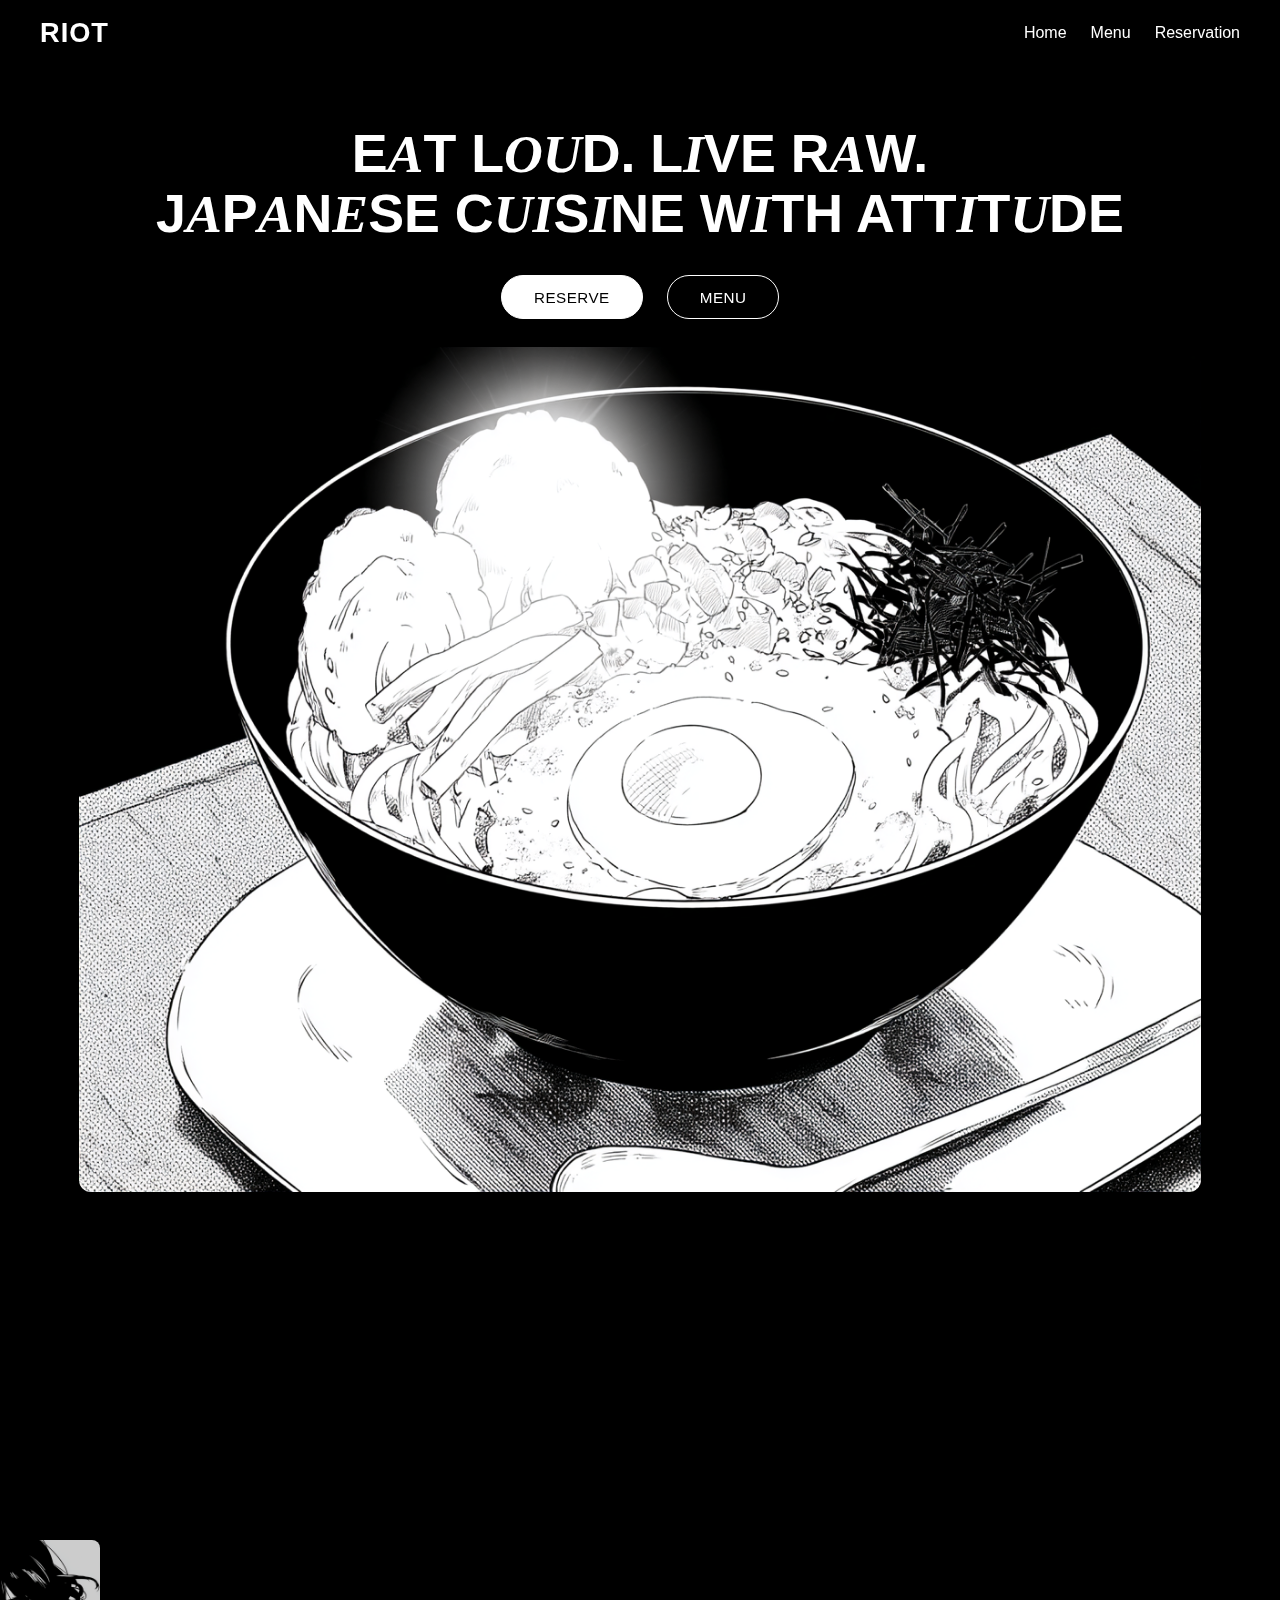
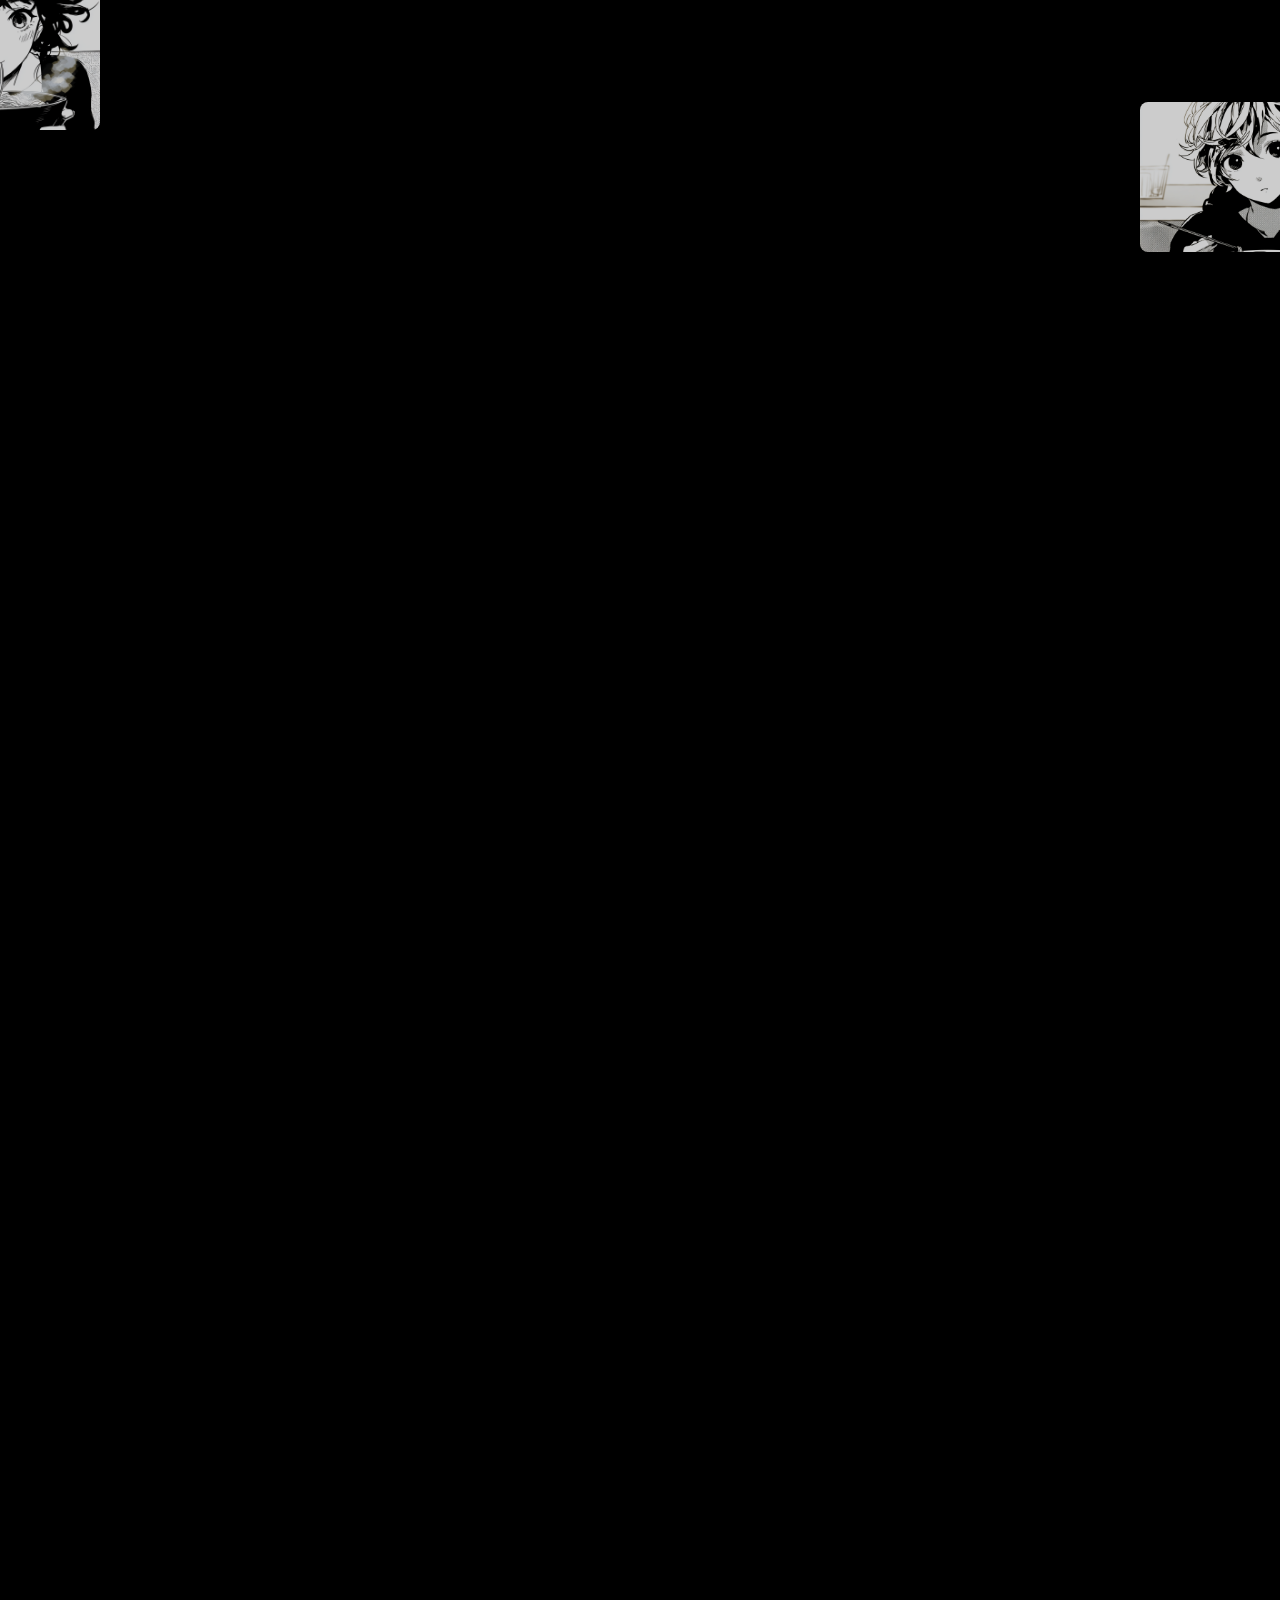
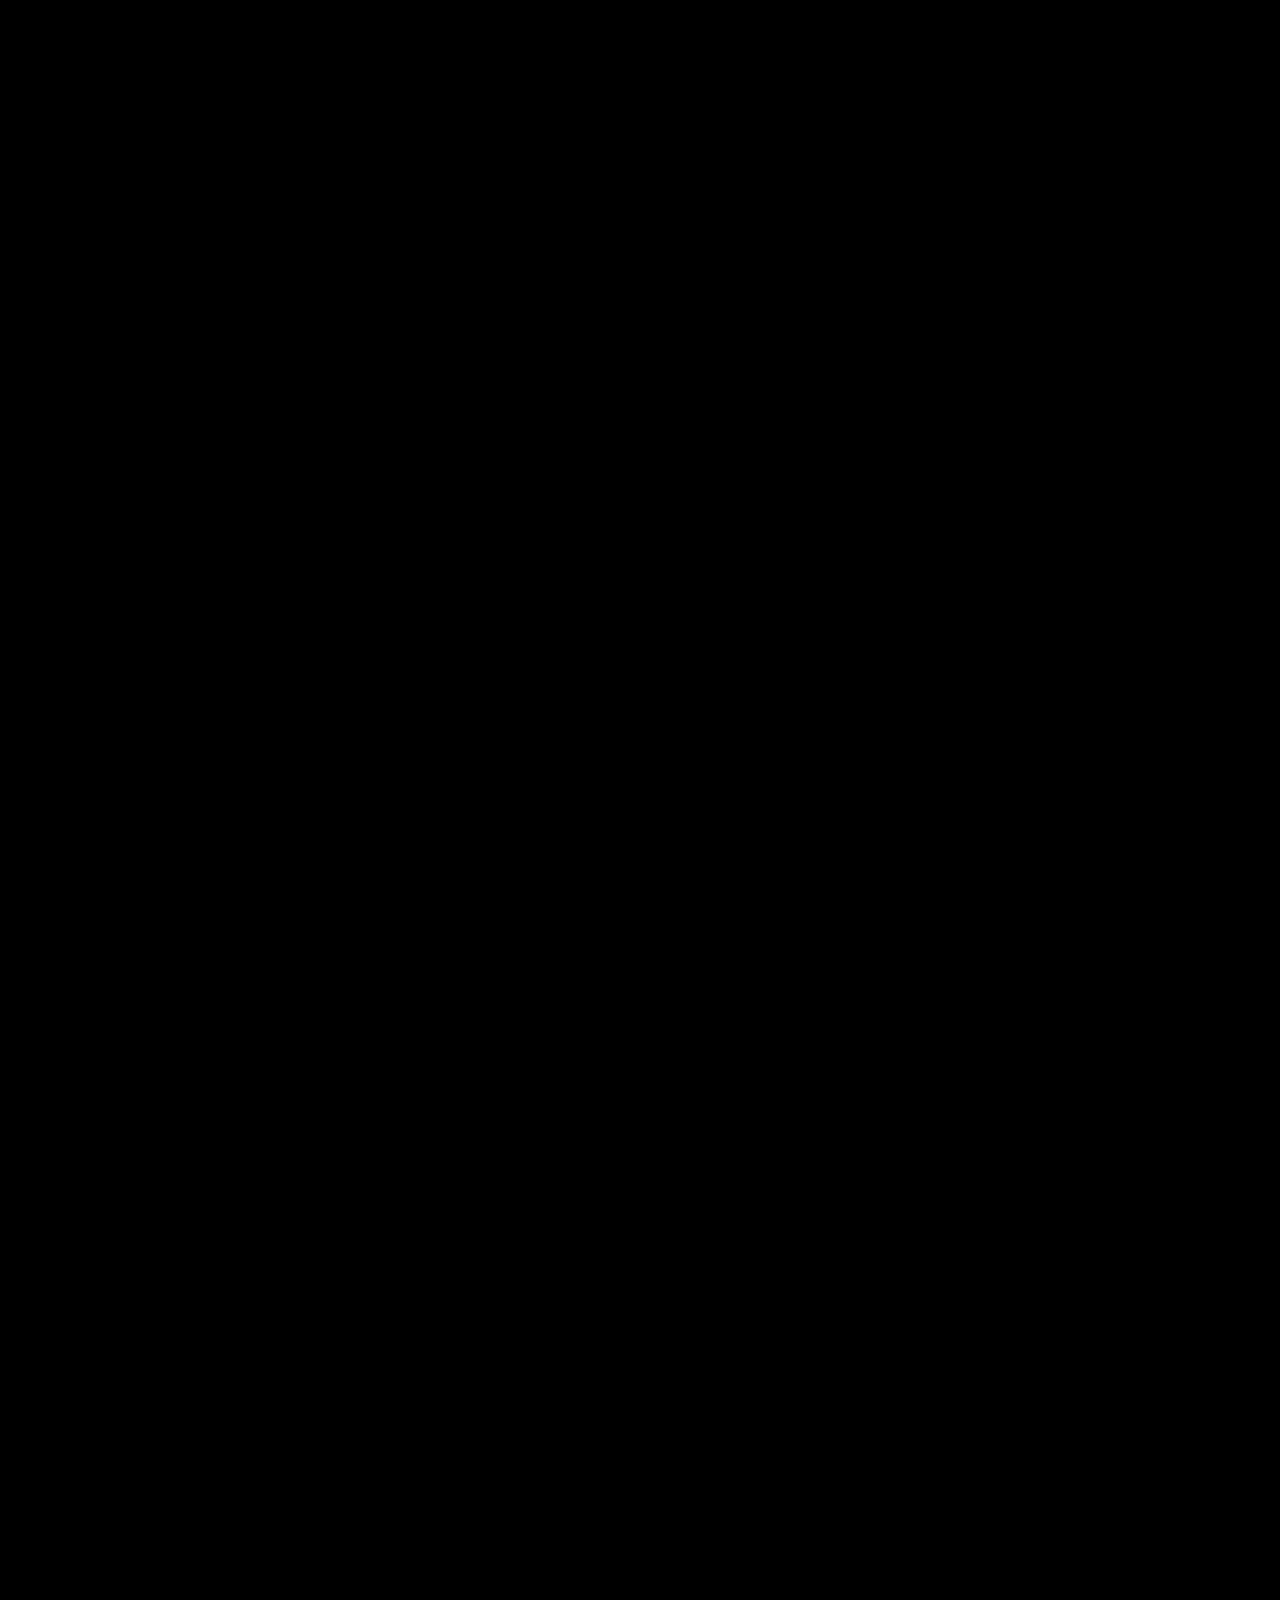
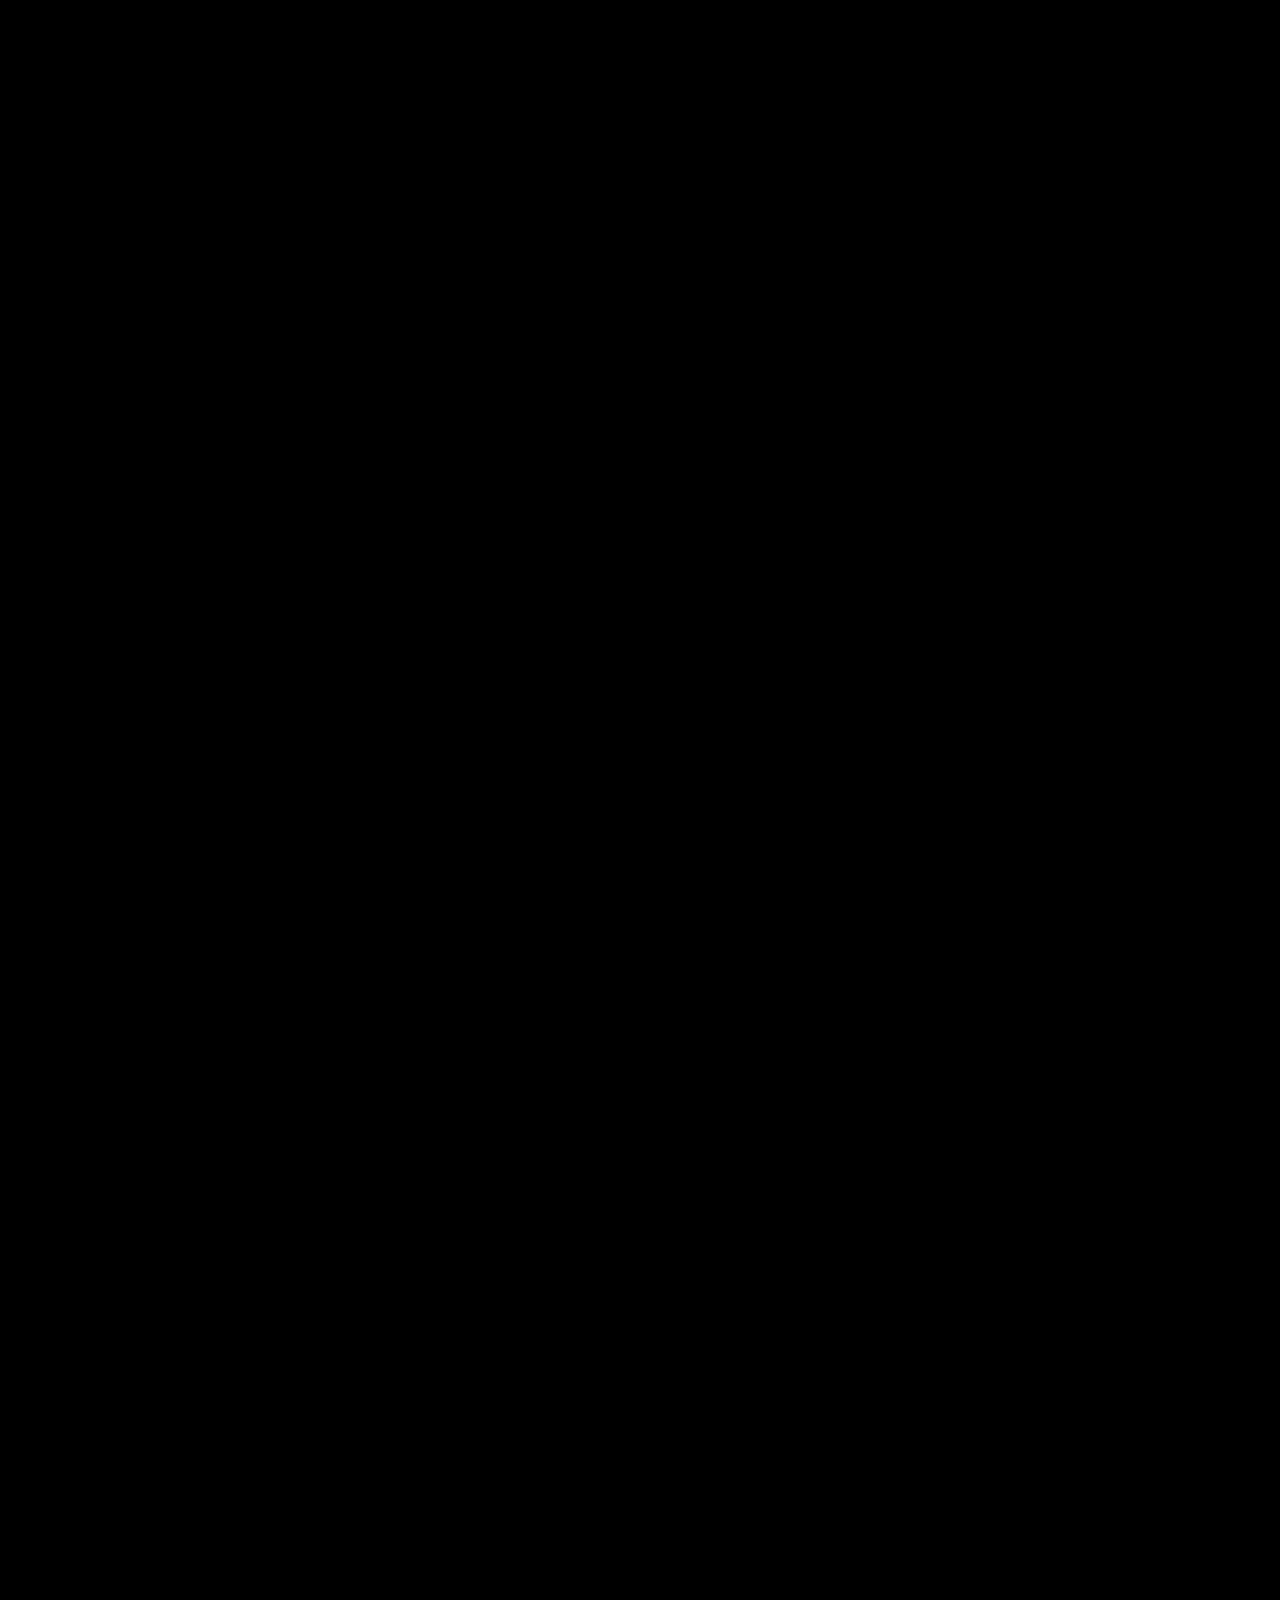
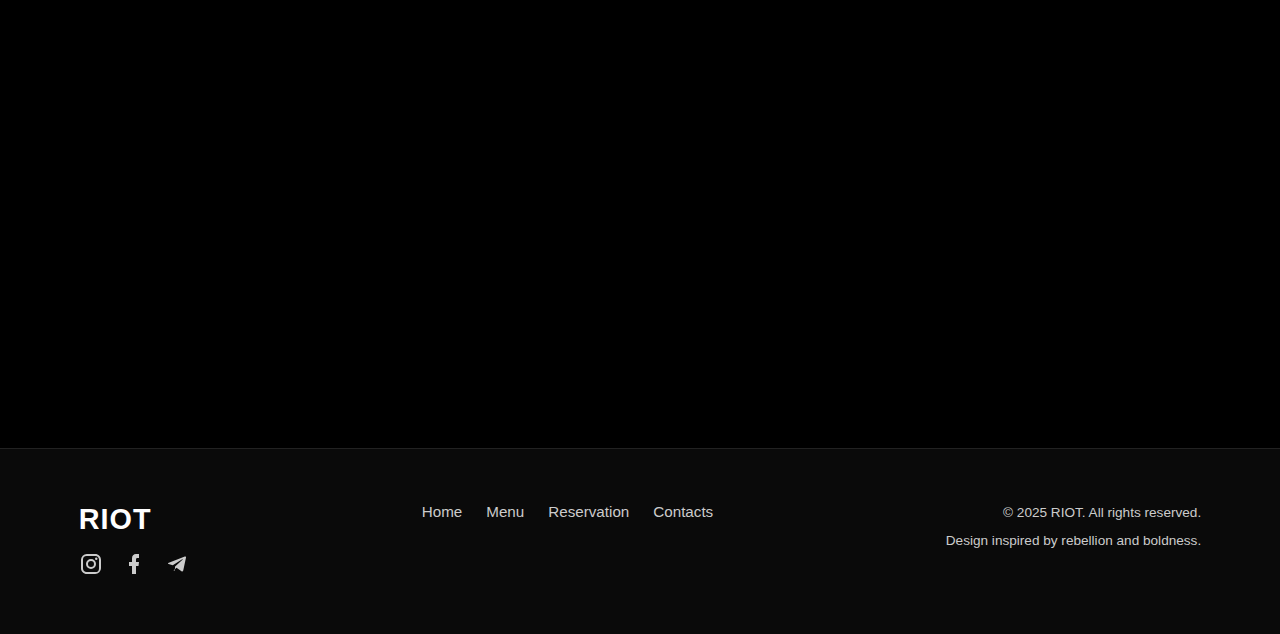
<file: index.html>
<!DOCTYPE html>
<html lang="ru">
<head>
    <meta charset="utf-8">
    <meta http-equiv="X-UA-Compatible" content="IE=edge">
    <meta name="viewport" content="width=device-width, initial-scale=1">
    <title>RIOT - Японская кухня</title>
    <meta name="description" content="EAT LOUD. LIVE RAW. Японская кухня с характером.">
    <link rel="stylesheet" href="css/reset.css">      
    <link rel="stylesheet" href="css/nav.css">        
    <link rel="stylesheet" href="css/hero.css">       
    <link rel="stylesheet" href="css/about.css">      
    <link rel="stylesheet" href="css/cards.css">      
    <link rel="stylesheet" href="css/contact-map.css">
    <link rel="stylesheet" href="css/form.css">       
    <link rel="stylesheet" href="css/footer.css">     
    <link rel="stylesheet" href="css/responsive.css">
    <script src="js/nav.js" defer></script>
    </head>
<body>
    <nav class="navbar">
        <a href="index.html" class="logo">RIOT</a>
        <div class="nav-links">
            <a href="index.html">Home</a>
            <a href="menu.html">Menu</a>
            <a href="#reserve">Reservation</a>
        </div>
        <button class="hamburger-menu" aria-label="Открыть меню">
            <span></span>
            <span></span>
            <span></span>
        </button>
    </nav>
    <div class="mobile-menu-overlay">
        <button class="close-menu-btn" aria-label="Закрыть меню">×</button>
        <a href="index.html">Home</a>
        <a href="menu.html">Menu</a>
        <a href="#form">Reservation</a>
    </div>

    <section class="hero-section">
        <video autoplay loop muted playsinline class="section-background-video" poster="https://placehold.co/1920x1080/000000/333333?text=Hero+Video+Poster">
            <source src="" type="video/mp4" onerror="this.parentElement.alt='Не удалось загрузить фоновое видео для hero секции.'">
            Your browser does not support the video tag.
        </video>
        <div class="section-video-overlay"></div>
        <div class="hero-content-wrapper">
            <div class="hero-main-content">
                <h1 class="js-stylize-vowels text-reveal-mask animate-on-scroll fade-in">
                    <span class="text-reveal-content">EAT LOUD. LIVE RAW.<br>JAPANESE CUISINE WITH ATTITUDE</span>
                </h1>
                <div class="button-container animate-on-scroll slide-up">
                    <a href="#reserve" class="btn btn-primary">Reserve</a>
                    <a href="menu.html" class="btn btn-secondary">Menu</a>
                </div>
                <img src="images/artstrel_Japanese_ramen_tonkotsu_ramen_Custom_variant_in_styl_f48348a4-c7fb-4749-bf8e-aff267b989b9_2.png" alt="Restaurant interior - desktop view" class="hero-image hero-image-desktop animate-on-scroll fade-in" onerror="this.src='https://placehold.co/1200x600/1a1a1a/444444?text=Image+not+available'; this.alt='Fallback: Restaurant interior - desktop view';">
                <img src="images/artstrel_Japanese_ramen_tonkotsu_ramen_Custom_variant_in_styl_ba491cf5-aefc-4c93-8b39-0352a24d1ecc_0.png" alt="Restaurant interior - mobile view" class="hero-image hero-image-mobile animate-on-scroll fade-in" onerror="this.src='https://placehold.co/600x800/1a1a1a/444444?text=Image+not+available'; this.alt='Fallback: Restaurant interior - mobile view';">
            </div>
        </div>
    </section>

    <div class="main-content-area"> 
        <main class="vertical-sections-container">
            <section id="about-us" class="section">
                <video autoplay loop muted playsinline class="section-background-video" onerror="this.parentElement.alt='Не удалось загрузить фоновое видео для секции О нас.'">
                    <source src="" type="video/mp4">
                    Your browser does not support the video tag.
                </video>
                <div class="about-us-content">
                    <img src="images/artstrel_funny_anime_character_eating_a_beautiful_gluten_free_47bb1aba-7684-4c39-80a9-2001c8127669_2.png" alt="Anime character eating ramen - left decor" class="about-decorative-img about-img-left animate-on-scroll slide-from-left" onerror="this.src='https://placehold.co/280x190/1a1a1a/444444?text=Image+1'; this.alt='Fallback: Anime character eating ramen - left decor';">
                    <h1 class="about-us-main-title js-stylize-vowels text-reveal-mask animate-on-scroll fade-in">
                        <span class="text-reveal-content">Story start`s here</span>
                    </h1>
                    <p class="about-us-text animate-on-scroll slide-up">We've crafted a unique dining experience where refined Japanese tradition collides with raw grunge energy. No pretense, no excess — just pure flavors and authentic expression.</p>
                    <img src="images/artstrel_funny_anime_character_eating_a_beautiful_gluten_free_7df4bfbc-1f99-430d-8b61-77cc5bbd09cd_0.png" alt="Close-up of Japanese dish - right decor" class="about-decorative-img about-img-right animate-on-scroll slide-from-right" onerror="this.src='https://placehold.co/220x150/1a1a1a/444444?text=Image+2'; this.alt='Fallback: Close-up of Japanese dish - right decor';">
                </div>
            </section>

            <section id="card-section-1" class="section sticky-card-section">
                <video autoplay loop muted playsinline class="section-background-video" onerror="this.parentElement.alt='Не удалось загрузить фоновое видео для карточки 1.'">
                     <source src="" type="video/mp4">
                    Your browser does not support the video tag.
                </video>
                <div class="dish-card"> <div class="dish-card-content">
                        <h2 class="dish-title js-stylize-vowels">Pure Culinary Artistry</h2>
                        <p class="dish-description">Masterful dishes without decorations — flavor without facade, where every ingredient speaks for itself</p>
                    </div>
                    <div class="dish-card-image-wrapper">
                        <img src="images/artstrel_A_black_and_white_manga-style_illustration_of_a_youn_4fb4f5c4-c9c5-432e-ad70-7ec6818ef1bf_1.png" alt="Manga-style illustration of a young chef with a dish" class="dish-card-image" onerror="this.src='https://placehold.co/750x420/1c1c1c/444444?text=Dish+1'; this.alt='Fallback: Manga-style illustration of a young chef with a dish';">
                    </div>
                </div>
            </section>

            <section id="card-section-2" class="section sticky-card-section">
                <video autoplay loop muted playsinline class="section-background-video" onerror="this.parentElement.alt='Не удалось загрузить фоновое видео для карточки 2.'">
                     <source src="" type="video/mp4">
                    Your browser does not support the video tag.
                </video>
                <div class="dish-card">
                    <div class="dish-card-content">
                        <h2 class="dish-title js-stylize-vowels">Distinctive Atmosphere</h2>
                        <p class="dish-description">Industrial design merged with Japanese simplicity creates an unforgettable dining environment</p>
                    </div>
                    <div class="dish-card-image-wrapper">
                         <img src="images/artstrel_In_the_manga_style_there_is_an_empty_table_with_thre_a218f869-a0cd-4db3-8750-35cf58e7237c_3.png" alt="Manga-style illustration of an empty restaurant table" class="dish-card-image" onerror="this.src='https://placehold.co/750x420/1c1c1c/444444?text=Dish+2'; this.alt='Fallback: Manga-style illustration of an empty restaurant table';">
                    </div>
                </div>
            </section>

            <section id="card-section-3" class="section sticky-card-section">
                 <video autoplay loop muted playsinline class="section-background-video" onerror="this.parentElement.alt='Не удалось загрузить фоновое видео для карточки 3.'">
                     <source src="" type="video/mp4">
                    Your browser does not support the video tag.
                </video>
                <div class="dish-card">
                    <div class="dish-card-content">
                        <h2 class="dish-title js-stylize-vowels">Premium Ingredients</h2>
                        <p class="dish-description">Seasonal ingredients honored through traditional techniques, ensuring peak freshness and authentic taste</p>
                    </div>
                    <div class="dish-card-image-wrapper">
                        <img src="images/artstrel_Overhead_shot_of_a_wooden_table_overflowing_with_an__601c5670-e835-42b4-ace9-3f09ba614cd5_0.png" alt="Overhead shot of a wooden table with Japanese dishes" class="dish-card-image" onerror="this.src='https://placehold.co/750x420/1c1c1c/444444?text=Dish+3'; this.alt='Fallback: Overhead shot of a wooden table with Japanese dishes';">
                    </div>
                </div>
            </section>

            <section id="contacts" class="full-vh-section contact-map-section">
                <video autoplay loop muted playsinline class="section-background-video" poster="https://placehold.co/1920x1080/333333/666666?text=Contacts+Video" onerror="this.parentElement.alt='Не удалось загрузить фоновое видео для секции Контакты.'">
                    <source src="" type="video/mp4">
                    Your browser does not support the video tag.
                </video>
                <div class="section-video-overlay"></div>
                <div class="contact-map-container animate-on-scroll fade-in">
                    <div class="map-section">
                        <div class="map-iframe-wrapper">
                            <iframe
                                src="https://www.google.com/maps/embed?pb=!1m18!1m12!1m3!1d3022.210513677498!2d-73.98785368459303!3d40.75797497932697!2m3!1f0!2f0!3f0!3m2!1i1024!2i768!4f13.1!3m3!1m2!1s0x89c25855c6452691%3A0x7262444170d99615!2sTimes+Square!5e0!3m2!1sen!2sus!4v1500000000000"
                                allowfullscreen=""
                                loading="lazy"
                                referrerpolicy="no-referrer-when-downgrade"
                                title="Restaurant location">
                            </iframe>
                        </div>
                    </div>
                    <div class="info-section">
                        <h2 class="main-title js-stylize-vowels text-reveal-mask animate-on-scroll"><span class="text-reveal-content">Get in touch</span></h2>
                        <p class="short-description">
                            Reach out with any questions — we're here to make your dining experience unforgettable
                        </p>
                        <div class="contact-details">
                            <p class="address"><strong>Adress:</strong> <span class="italic-text">1057 Granville St</span></p>
                            <p class="phone"><strong>Phone:</strong> <a href="tel:+10001234567">+1 (000) 123-45-67</a></p>

                            <ul class="social-icons">
                                <li>
                                    <a href="https://instagram.com" target="_blank" rel="noopener noreferrer" aria-label="Instagram">
                                        <svg viewBox="0 0 24 24" role="img" aria-labelledby="instagramIconTitle"> <title id="instagramIconTitle">Instagram</title> <path d="M7.8,2H16.2C19.4,2 22,4.6 22,7.8V16.2A5.8,5.8 0 0,1 16.2,22H7.8C4.6,22 2,19.4 2,16.2V7.8A5.8,5.8 0 0,1 7.8,2M7.6,4A3.6,3.6 0 0,0 4,7.6V16.4C4,18.39 5.61,20 7.6,20H16.4A3.6,3.6 0 0,0 20,16.4V7.6C20,5.61 18.39,4 16.4,4H7.6M17.25,5.5A1.25,1.25 0 0,1 18.5,6.75A1.25,1.25 0 0,1 17.25,8A1.25,1.25 0 0,1 16,6.75A1.25,1.25 0 0,1 17.25,5.5M12,7A5,5 0 0,1 17,12A5,5 0 0,1 12,17A5,5 0 0,1 7,12A5,5 0 0,1 12,7M12,9A3,3 0 0,0 9,12A3,3 0 0,0 12,15A3,3 0 0,0 15,12A3,3 0 0,0 12,9Z" />
                                        </svg>
                                    </a>
                                </li>
                                <li>
                                    <a href="https://facebook.com" target="_blank" rel="noopener noreferrer" aria-label="Facebook">
                                        <svg viewBox="0 0 24 24" role="img" aria-labelledby="facebookIconTitle"> <title id="facebookIconTitle">Facebook</title> <path d="M17,2V2H17V6H15C14.31,6 14,6.81 14,7.5V10H17L16.5,14H14V22H10V14H7V10H10V6.5C10,3.55 11.54,2 14.03,2H17Z" />
                                        </svg>
                                    </a>
                                </li>
                                <li>
                                    <a href="https://telegram.org" target="_blank" rel="noopener noreferrer" aria-label="Telegram">
                                        <svg viewBox="0 0 24 24" role="img" aria-labelledby="telegramIconTitle"> <title id="telegramIconTitle">Telegram</title> <path d="M9.78 18.65l.28-4.23l7.68-6.92c.34-.31-.07-.46-.52-.19L7.74 13.3L3.64 12c-.88-.25-.89-.86.2-1.3l15.97-6.16c.73-.33 1.43.18 1.15 1.3l-2.72 12.58c-.28 1.13-1.04 1.4-1.74.88l-4.98-3.65l-2.25 2.15c-.23.22-.42.41-.83.41z"/>
                                        </svg>
                                    </a>
                                </li>
                            </ul>
                        </div>
                    </div>
                </div>
            </section>

            <section id="reserve" class="full-vh-section form-section">
                <video autoplay loop muted playsinline class="section-background-video" poster="https://placehold.co/1920x1080/555555/888888?text=Form+Video" onerror="this.parentElement.alt='Не удалось загрузить фоновое видео для секции бронирования.'">
                    <source src="" type="video/mp4">
                    Your browser does not support the video tag.
                </video>
                <div class="section-video-overlay"></div>

                <div class="container animate-on-scroll fade-in">
                    <div class="two-col">
                        <div class="left-column">
                            <div class="header-wrapper">
                                <h2 class="section-header js-stylize-vowels text-reveal-mask animate-on-scroll"><span class="text-reveal-content">Reserve Your Table</span></h2>
                                <p class="section-description">
                                    Book your culinary journey where Japanese precision meets grunge authenticity
                                </p>
                            </div>
                            <img src="images/6c38bdfa-74da-40a3-9050-f9340f2e9225.png" alt="Restaurant interior for reservation form" onerror="this.onerror=null;this.src='https://placehold.co/800x600/333333/FFFFFF?text=Restaurant+Interior'; this.alt='Fallback: Restaurant interior for reservation form';">
                        </div>
                        <div class="right-column">
                            <div class="form-container">
                                <form id="reservationForm" novalidate>
                                    <div class="form-fields-wrapper">
                                        <div class="form-group">
                                            <label for="name">Full Name</label>
                                            <input type="text" id="name" name="name" required>
                                            <div class="error-message" id="nameError">Пожалуйста, введите ваше имя.</div>
                                        </div>
                                        <div class="form-group">
                                            <label for="phone">Phone Number</label>
                                            <input type="tel" id="phone" name="phone" required pattern="[0-9\s+-]{10,}" title="Please enter at least 10 digits for the phone number.">
                                            <div class="error-message" id="phoneError">Пожалуйста, введите корректный номер телефона (минимум 10 цифр).</div>
                                        </div>
                                        <div class="form-group">
                                            <label for="date">Date</label>
                                            <input type="date" id="date" name="date" required>
                                            <div class="error-message" id="dateError">Пожалуйста, выберите дату.</div>
                                        </div>
                                        <div class="form-group">
                                            <label for="time">Time</label>
                                            <input type="time" id="time" name="time" required>
                                            <div class="error-message" id="timeError">Пожалуйста, выберите время.</div>
                                        </div>
                                        <div class="form-group">
                                            <label for="guests">Number of Guests</label>
                                            <div class="custom-select-wrapper" id="customGuestsSelectWrapper">
                                                <div class="custom-select-trigger" tabindex="0">Select</div>
                                                <div class="custom-options">
                                                </div>
                                            </div>
                                            <select id="guests" name="guests" required>
                                                <option value="">Select</option>
                                                <option value="1">1</option>
                                                <option value="2">2</option>
                                                <option value="3">3</option>
                                                <option value="4">4</option>
                                                <option value="5">5</option>
                                                <option value="6">6</option>
                                                <option value="7">7</option>
                                                <option value="8">8</option>
                                            </select>
                                            <div class="error-message" id="guestsError">Пожалуйста, укажите количество гостей.</div>
                                        </div>
                                        <div class="form-group table-selection-group">
                                            <h3 class="form-title">Select Your Table(s)</h3>
                                            <div class="table-grid">
                                                <div class="table-item" data-id="table1" data-capacity="2">
                                                    <div class="table-number">Table 1</div>
                                                    <div class="table-capacity">2 persons</div>
                                                </div>
                                                <div class="table-item" data-id="table2" data-capacity="4">
                                                    <div class="table-number">Table 2</div>
                                                    <div class="table-capacity">4 persons</div>
                                                </div>
                                                <div class="table-item" data-id="table3" data-capacity="6">
                                                    <div class="table-number">Table 3</div>
                                                    <div class="table-capacity">6 persons</div>
                                                </div>
                                                <div class="table-item" data-id="table4" data-capacity="2">
                                                    <div class="table-number">Table 4</div>
                                                    <div class="table-capacity">2 persons</div>
                                                </div>
                                                <div class="table-item" data-id="table5" data-capacity="4">
                                                    <div class="table-number">Table 5</div>
                                                    <div class="table-capacity">4 persons</div>
                                                </div>
                                                <div class="table-item" data-id="table6" data-capacity="8">
                                                    <div class="table-number">Table 6</div>
                                                    <div class="table-capacity">8 persons</div>
                                                </div>
                                            </div>
                                            <div class="error-message" id="tablesError">Please select at least one table suitable for the specified number of guests.</div>
                                        </div>
                                    </div>
                                    <button type="submit" class="submit-button" disabled>Reserve Now</button>
                                </form>
                            </div>
                        </div>
                    </div>
                </div>
                
                <div class="success-popup" id="successPopup">
                    <button class="close-popup-btn" id="closePopupBtn" aria-label="Close popup">&times;</button>
                    <div class="success-icon">
                        <svg viewBox="0 0 24 24" role="img" aria-labelledby="successIconTitle"><title id="successIconTitle">Success</title>
                            <path d="M9,16.17L4.83,12l-1.42,1.41L9,19 21,7l-1.41-1.41L9,16.17z"/>
                        </svg>
                    </div>
                    <div class="success-message">Reservation Confirmed!</div>
                    <div class="success-submessage">We look forward to seeing you soon.</div>
                </div>
                <div class="popup-overlay" id="popupOverlay"></div>
            </section>
        </main>
    </div> 
    
    <footer class="site-footer">
        <div class="footer-content-wrapper">
            <div class="footer-logo-social">
                <a href="Index.html" class="footer-logo">RIOT</a>
                <ul class="footer-social-icons">
                    <li>
                        <a href="https://instagram.com" target="_blank" rel="noopener noreferrer" aria-label="Instagram">
                            <svg viewBox="0 0 24 24" role="img" aria-labelledby="footerInstagramIconTitle"> <title id="footerInstagramIconTitle">Instagram</title> <path d="M7.8,2H16.2C19.4,2 22,4.6 22,7.8V16.2A5.8,5.8 0 0,1 16.2,22H7.8C4.6,22 2,19.4 2,16.2V7.8A5.8,5.8 0 0,1 7.8,2M7.6,4A3.6,3.6 0 0,0 4,7.6V16.4C4,18.39 5.61,20 7.6,20H16.4A3.6,3.6 0 0,0 20,16.4V7.6C20,5.61 18.39,4 16.4,4H7.6M17.25,5.5A1.25,1.25 0 0,1 18.5,6.75A1.25,1.25 0 0,1 17.25,8A1.25,1.25 0 0,1 16,6.75A1.25,1.25 0 0,1 17.25,5.5M12,7A5,5 0 0,1 17,12A5,5 0 0,1 12,17A5,5 0 0,1 7,12A5,5 0 0,1 12,7M12,9A3,3 0 0,0 9,12A3,3 0 0,0 12,15A3,3 0 0,0 15,12A3,3 0 0,0 12,9Z" />
                            </svg>
                        </a>
                    </li>
                    <li>
                        <a href="https://facebook.com" target="_blank" rel="noopener noreferrer" aria-label="Facebook">
                            <svg viewBox="0 0 24 24" role="img" aria-labelledby="footerFacebookIconTitle"> <title id="footerFacebookIconTitle">Facebook</title> <path d="M17,2V2H17V6H15C14.31,6 14,6.81 14,7.5V10H17L16.5,14H14V22H10V14H7V10H10V6.5C10,3.55 11.54,2 14.03,2H17Z" />
                            </svg>
                        </a>
                    </li>
                    <li>
                        <a href="https://telegram.org" target="_blank" rel="noopener noreferrer" aria-label="Telegram">
                            <svg viewBox="0 0 24 24" role="img" aria-labelledby="footerTelegramIconTitle"> <title id="footerTelegramIconTitle">Telegram</title> <path d="M9.78 18.65l.28-4.23l7.68-6.92c.34-.31-.07-.46-.52-.19L7.74 13.3L3.64 12c-.88-.25-.89-.86.2-1.3l15.97-6.16c.73-.33 1.43.18 1.15 1.3l-2.72 12.58c-.28 1.13-1.04 1.4-1.74.88l-4.98-3.65l-2.25 2.15c-.23.22-.42.41-.83.41z"/>
                            </svg>
                        </a>
                    </li>
                </ul>
            </div>
            <div class="footer-links">
                <a href="index.html">Home</a>
                <a href="menu.html">Menu</a>
                <a href="#reserve">Reservation</a>
                <a href="#contacts">Contacts</a> 
            </div>
            <div class="footer-info">
                <p>© 2025 RIOT. All rights reserved.</p>
                <p>Design inspired by rebellion and boldness.</p>
            </div>
        </div>
    </footer>

    <script src="js/card.js"></script>
    <script src="js/form.js"></script>
    <script src="js/animations.js"></script>
    <script src="js/font-styler.js" defer></script> 
    <script>
         document.addEventListener('DOMContentLoaded', function () {
            const animatedTextElements = document.querySelectorAll('.text-reveal-mask.animate-on-scroll');
            if (animatedTextElements.length > 0) {
                const textObserverOptions = {
                    root: null,
                    rootMargin: '0px',
                    threshold: 0.1 
                };
                const textObserver = new IntersectionObserver((entries, observer) => {
                    entries.forEach(entry => {
                        if (entry.isIntersecting) {
                            entry.target.classList.add('is-visible');
                            observer.unobserve(entry.target);
                        }
                    });
                }, textObserverOptions);
                animatedTextElements.forEach(el => textObserver.observe(el));
            }
        });
    </script>
</body>
</html>
</file>
<file: css/nav.css>
.navbar {
  width: 95%;
  max-width: var(--max-width-content);
  margin: 0 auto;
  position: fixed;
  top: 0;
  left: 0;
  right: 0;
  z-index: var(--z-index-navbar, 100);
  display: flex;
  justify-content: space-between;
  align-items: center;
  padding: 1.2rem 0;
  background: transparent;
  pointer-events: auto;
  transition: background-color 0.3s ease;
}

.logo {
  font-size: 1.7rem; 
  font-weight: 700;
  text-decoration: none;
  color: var(--color-text, #fff);
  letter-spacing: 1px;
  z-index: 102;
  line-height: 1; 
}

.nav-links {
  display: flex;
  gap: 1.5rem;
}

.nav-links a {
  color: var(--color-text, #fff);
  text-decoration: none;
  font-size: 1rem;
  font-weight: 500;
  transition: color 0.2s;
  white-space: nowrap;
}

.nav-links a:hover,
.nav-links a:focus {
  color: var(--color-link-hover, #4a4a4a);
}

.hamburger-menu {
  display: none;
  flex-direction: column;
  justify-content: space-between;
  width: 30px;
  height: 25px;
  background: transparent;
  border: none;
  cursor: pointer;
  padding: 0;
  z-index: 102;
}

.hamburger-menu span {
  display: block;
  height: 3px;
  width: 100%;
  background: var(--color-text, #fff);
  transition: all 0.3s ease-in-out;
  border-radius: 2px;
}

.hamburger-menu.is-active span:nth-child(1) {
  transform: translateY(11px) rotate(45deg); 
}

.hamburger-menu.is-active span:nth-child(2) {
  opacity: 0;
}

.hamburger-menu.is-active span:nth-child(3) {
  transform: translateY(-11px) rotate(-45deg); 
}


.mobile-menu-overlay {
  position: fixed;
  top: 0;
  left: 0;
  width: 100%;
  height: 100%;
  background: rgba(0, 0, 0, 0.95); 
  color: var(--color-text, #fff);
  display: none; 
  flex-direction: column;
  align-items: center;
  justify-content: center;
  z-index: var(--z-index-mobile-menu, 1001);
  opacity: 0;
  transition: opacity 0.3s ease-in-out; 
  padding: 20px; 
  box-sizing: border-box;
}

.mobile-menu-overlay.open {
  opacity: 1;
}

.mobile-menu-overlay a {
  font-size: clamp(2.5rem, 18vw, 25vh); 
  margin: clamp(10px, 2vh, 20px) 0; 
  text-decoration: none;
  color: var(--color-text, #fff);
  transition: color 0.3s;
  text-align: center; 
  line-height: 1.1; 
  display: block; 
  width: 95%; 
  overflow-wrap: break-word; 
  word-break: break-all; 
}

.mobile-menu-overlay a:hover,
.mobile-menu-overlay a:focus {
  color: var(--color-link-hover, #4a4a4a); 
}

.close-menu-btn {
  position: absolute;
  top: 25px; 
  right: 25px;
  background: transparent;
  border: none;
  color: var(--color-text, #fff);
  font-size: 2rem; 
  cursor: pointer;
  padding: 5px; 
  line-height: 1; 
}

@media (max-width: 768px) {
  .nav-links {
    display: none;
  }

  .hamburger-menu {
    display: flex;
  }
  
  .navbar {
    padding: 1rem 0;
  }

  .logo {
    font-size: 1.7rem; 
  }

  .mobile-menu-overlay a {
    font-size: 2.2rem;
    font-weight: 700;
    margin: clamp(10px, 2vh, 20px) 0;
    text-decoration: none;
    color: var(--color-text, #fff);
    transition: color 0.3s;
    text-align: center;
    line-height: 1.1;
    display: block;
    text-transform: uppercase;
    overflow-wrap: break-word;
    word-break: break-all;
  }
}
</file>
<file: css/hero.css>
.hero-section {
    min-height: 100vh; 
    height: auto; 
    display: flex;
    flex-direction: column;
    align-items: center;
    justify-content: center; 
    text-align: center;
    box-sizing: border-box;
    position: relative; 
    overflow: hidden;
    width: 100%; 
    z-index: 5; 
  }
  
  .hero-section .section-background-video {
    position: absolute;
    top: 0;
    left: 0;
    width: 100%;
    height: 100%;
    object-fit: cover;
    z-index: 1;
  }
  
  .hero-section .section-video-overlay {
    position: absolute;
    top: 0;
    left: 0;
    width: 100%;
    height: 100%;
    background-color: rgba(0, 0, 0, 0.6);
    z-index: 2;
  }
  
  .hero-content-wrapper {
    position: relative;
    z-index: 3;
    display: flex;
    flex-direction: column;
    align-items: center;
    justify-content: center; 
    box-sizing: border-box;
    flex-grow: 1; 
    margin-left: auto; 
    margin-right: auto; 
  }
  
  /* Стили для основного контента в Hero секции */
  .hero-main-content h1 {
      font-size: clamp(2.5em, 4.2vw, 5em); 
      font-weight: 700;
      line-height: 1.1;
      text-transform: uppercase;
      margin: 0 0 var(--element-gap-vertical, 2rem) 0;
      color: var(--color-text, #fff);
  }
  
  .button-container {
      display: flex;
      gap: var(--element-gap-horizontal, 1rem);
      margin-bottom: var(--element-gap-vertical, 3rem);
      flex-wrap: wrap; 
      justify-content: center; 
  }
  
  /* Изображения в Hero секции */
  .hero-image {
      max-width: 100%;
      height: auto;
      border-radius: var(--border-radius, 8px);
      box-shadow: 0 10px 30px rgba(0,0,0,0.3);
      margin-top: var(--element-gap-vertical, 2rem);
  }
  
  .hero-image-desktop {
      display: block; 
  }
  .hero-image-mobile {
      display: none; 
  }
  
  @media (max-width: 768px) {
       .hero-main-content h1 {
          font-size: clamp(2em, 8vw, 3em); 
      }
      .hero-image-desktop {
          display: none;
      }
      .hero-image-mobile {
          display: block;
      }
  }
</file>
<file: css/about.css>
.about-us-content {
    position: relative;
    z-index: 2; 
}

.about-us-main-title { 
    font-size: clamp(2.8em, 7vw, 4em); 
    font-weight: 700;
    line-height: 1.15;
    text-transform: uppercase;
    margin: 0 0 1.8rem 0;
    color: var(--color-text, #fff);
}

.about-us-text { 
    font-size: 1.05rem;
    color: var(--color-text-secondary, #ccc);
    line-height: 1.65;
    max-width: 650px; 
    margin-left: auto;
    margin-right: auto;
}

@media (max-width: 992px) { 
    .about-us-main-title {
        font-size: clamp(2.5em, 6vw, 3.5em);
    }
    .about-us-text {
        font-size: 1rem;
    }
}

@media (max-width: 768px) {
    .about-us-main-title {
        font-size: clamp(2em, 7vw, 3em);
    }
    .about-us-text {
        font-size: 0.95rem;
    }
}
</file>
<file: css/cards.css>
.vertical-sections-container {
    width: 100%;
    position: relative;
}


.section {
    width: 100vw; 
    min-height: 100vh; 
    height: auto; 
    display: flex;
    align-items: center;
    justify-content: center;
    overflow: hidden;
    position: relative;
}

.section-background-video {
    position: absolute;
    top: 50%;
    left: 50%;
    width: 100%;
    height: 100%;
    object-fit: cover;
    transform: translate(-50%, -50%);
    z-index: 1;
    opacity: 0.05;
}


.about-us-content {
    text-align: center;
    padding-top: var(--content-padding-vertical, 10px); 
    padding-bottom: var(--content-padding-vertical, 0); 
    position: relative;
    z-index: 2;
    margin-left: auto;
    margin-right: auto;
}
.about-us-main-title {
    font-size: clamp(2.8em, 7vw, 4em); 
    font-weight: 700;
    line-height: 1.1;
    text-transform: uppercase;
    margin: 0 0 var(--element-gap-vertical, 25px) 0; 
    overflow-wrap: break-word;
    word-wrap: break-word;
    color: var(--color-text, #fff);
}
.about-us-text {
    font-size: 16px; 
    color: #cccccc;
    line-height: 1.6;
    max-width: 580px; 
    margin: 0 auto var(--element-gap-vertical, 25px) auto; 
    overflow-wrap: break-word;
    word-wrap: break-word;
}
.about-decorative-img {
    position: absolute;
    border-radius: 8px;
    object-fit: cover;
    box-shadow: 0 5px 15px rgba(0,0,0,0.3);
    opacity: 0.8;
    transition: width 0.3s ease, height 0.3s ease, left 0.3s ease, right 0.3s ease, top 0.3s ease, bottom 0.3s ease, opacity 0.3s ease, transform 0.3s ease; 
    z-index: 3;
}

.about-img-left {
    width: 280px;
    height: 190px;
    left: -180px; 
    top: -10%; 
    transform: rotate(-10deg); 
}
.about-img-right {
    width: 220px;
    height: 150px;
    right: -80px;
    bottom: -10%; 
    top: auto;
    transform: rotate(10deg); 
}

.sticky-card-section {
    position: sticky;
    top: 0; 
    height: 100vh; 
    display: flex;
    align-items: center; 
    justify-content: center; 
    box-sizing: border-box;
}

#card-section-1 { z-index: 10; }
#card-section-2 { z-index: 11; }
#card-section-3 { z-index: 12; }

.dish-card {
    display: flex; 
    flex-direction: row;
    width: 100%; 
    max-width: var(--max-width-content, 1200px); 
    min-height: 70vh; 
    max-height: 85vh; 
    background-color: rgba(0,0,0);
    border: 1px solid #2a2a2a;
    border-radius: 12px;
    box-shadow: 0 10px 25px rgba(0,0,0);
    overflow: hidden; 
    position: relative; 
    margin-left: auto; 
    margin-right: auto; 
    opacity: 0; 
    transform: translateY(50px) scale(0.95); 
    transition: opacity 0.5s ease-out, transform 0.5s ease-out;
}

.dish-card.is-active {
    opacity: 1;
    transform: translateY(0) scale(1);
}

.dish-card.is-previous {
    opacity: 1; 
    transform: translateY(-40px) translateX(0px) scale(0.95); 
    transition: opacity 0.5s ease-out, transform 0.5s ease-out; 
}

.dish-card.is-next {
    opacity: 0;
    transform: translateY(50px) scale(0.95);
}

.dish-card-content {
    flex: 1; 
    padding: var(--content-padding-vertical, clamp(20px, 4vw, 40px)) var(--content-padding-horizontal, clamp(15px, 3vw, 30px));
    display: flex;
    flex-direction: column;
    justify-content: center;
    overflow-y: auto; 
    box-sizing: border-box;
    color: var(--color-text);
}

.dish-card-image-wrapper {
    flex: 0 0 55%; 
    position: relative; 
    overflow: hidden; 
    background-color: #111111; 
}

.dish-card-image {
    display: block; 
    position: absolute; 
    top: 0;
    left: 0;
    width: 100%;    
    height: 100%;   
    object-fit: cover; 
}

.dish-title {
    font-size: clamp(20px, 2.5vw, 28px);
    font-weight: 100;
    line-height: 1.3;
    text-transform: uppercase;
    margin: 0 0 var(--element-gap-vertical, clamp(12px, 2vw, 18px)) 0; 
    overflow-wrap: break-word;
    word-wrap: break-word;
    -webkit-hyphens: auto;
    -ms-hyphens: auto;
    hyphens: auto;
    color: inherit;
}
.dish-description {
    font-size: clamp(13px, 1.8vw, 15px);
    color: #cccccc;
    line-height: 1.65;
    margin: 0;
    overflow-wrap: break-word;
    word-wrap: break-word;
    -webkit-hyphens: auto;
    -ms-hyphens: auto;
    hyphens: auto;
}

@media (max-width: 1024px) {
    .sticky-card-section {
        position: relative; 
        height: auto;       
        min-height: 0;      
        top: auto;          
        
        width: 100%; 
        max-width: none; 
        margin-left: 0; 
        margin-right: 0; 

        padding-left: calc(var(--section-padding-horizontal) + 1rem); 
        padding-right: calc(var(--section-padding-horizontal) + 1rem); 
        box-sizing: border-box; 
        
        margin-bottom: var(--section-padding-vertical, 2rem); 
    }

    .sticky-card-section:last-of-type {
        margin-bottom: 0; 
    }

    .dish-card {
        flex-direction: column; 
        opacity: 0; 
        transform: translateY(30px); 
        transition: opacity 0.5s ease-out, transform 0.5s ease-out; 
        
        width: 100%; 
        max-width: 100%; 
        margin-left: 0; 
        margin-right: 0;

        min-height: auto;
        max-height: none; 
        margin-bottom: 0; 
    }

    .dish-card.is-mobile-visible {
        opacity: 1;
        transform: translateY(0);
    }

    .dish-card-content {
        text-align: left; 
        order: 0; 
    }

    .dish-card-image-wrapper {
        flex-basis: auto; 
        width: 100%;
        height: 250px; 
        min-height: 200px; 
        order: 1; 
        margin-top: var(--element-gap-vertical, 1.5rem); 
    }

    .dish-title {
        font-size: clamp(18px, 4vw, 24px); 
    }

    .dish-description {
        font-size: clamp(12px, 3vw, 14px); 
    }

    .about-decorative-img {
        position: relative; 
        left: auto;
        right: auto;
        top: auto;
        bottom: auto;
        margin: var(--element-gap-vertical, 1.5rem) auto; 
        display: block; 
    }

    .about-img-left {
        width: clamp(180px, 50vw, 220px); 
        height: auto; 
        order: 1; 
        transform: translateX(-15px) rotate(-8deg); 
    }

    .about-img-right {
        width: clamp(160px, 45vw, 200px); 
        height: auto; 
        order: 2; 
        transform: translateX(15px) rotate(8deg); 
    }
}
</file>
<file: css/contact-map.css>
.contact-map-section { 
    z-index: var(--z-index-contact, 14); 
    position: relative;
    width: 100%; 
}

.contact-map-container {
    display: flex;
    width: var(--section-width, 95%);
    max-width: var(--max-width-content, 1200px);
    background-color: transparent; 
    color: #E0E0E0;
    align-items: stretch; 
    border-radius: 10px; 
    padding: clamp(0.5rem, 1.5vw, 1rem);
    gap: clamp(20px, 3vw, 30px); 
    margin-left: auto; 
    margin-right: auto; 
    position: relative; 
    z-index: var(--z-index-content, 3); 
}

.map-section {
    flex: 1 1 55%; 
    min-width: 280px; 
    background-color: #181818; 
    border-radius: 8px;
    overflow: hidden; 
    display: flex; 
}

.map-iframe-wrapper {
    width: 100%;
    height: 0;
    padding-bottom: 75%; 
    overflow: hidden;
    position: relative;
}

.map-section iframe {
    position: absolute;
    top: 0;
    left: 0;
    width: 100%;
    height: 100%; 
    border: none;
    display: block;
    filter: grayscale(100%) invert(95%) contrast(0.9); 
}

.info-section {
    flex: 1 1 40%; 
    min-width: 260px; 
    display: flex;
    flex-direction: column;
    justify-content: center;
    box-sizing: border-box;
}

.info-section .main-title {
    font-size: clamp(1.8em, 4vw, 2.5em);
    color: #FFFFFF;
    font-weight: bold;
    text-transform: uppercase;
    margin-bottom: 1rem;
    margin-top: 0;
    line-height: 1.2;
}

.info-section .short-description {
    font-size: clamp(0.85rem, 1.8vw, 1rem);
    line-height: 1.6;
    color: #B0B0B0;
    margin-bottom: 1.5rem;
}

.contact-details p {
    font-size: clamp(0.9rem, 1.8vw, 1rem);
    line-height: 1.7;
    color: #D0D0D0;
    margin-bottom: 0.8rem;
}

.contact-details p.address {
     margin-bottom: 0.5rem;
}

.contact-details strong {
    color: #FFFFFF;
    font-style: normal; 
    font-weight: 600; 
}

.contact-details .italic-text { 
    font-style: italic;
    color: #c0c0c0;
}

.contact-details a {
    color: var(--color-link, #87CEFA);
    text-decoration: none;
    font-style: normal; 
    transition: color 0.3s ease;
}

.contact-details a:hover,
.contact-details a:focus {
    text-decoration: underline;
    color: var(--color-link-hover, #a7e4ff);
}

.social-icons {
    list-style: none;
    padding: 0;
    margin: 1.5rem 0 0 0;
    display: flex;
    gap: 1rem; 
}

.social-icons li {
    margin-right: 0; 
}

.social-icons a {
    display: inline-block; 
    color: #FFFFFF;
    transition: color 0.3s ease, transform 0.2s ease;
}
.social-icons a:hover,
.social-icons a:focus {
    color: var(--color-link-hover, #87CEFA);
    transform: scale(1.1); 
}

.social-icons svg {
    width: 26px;
    height: 26px;
    fill: currentColor; 
}
</file>
<file: css/form.css>
.form-section { 
    z-index: var(--z-index-form, 15); 
    width: 100%; 
}

.form-section .container {
    width: var(--section-width, 95%); 
    max-width: var(--max-width-content, 1200px);
    margin-left: auto;
    margin-right: auto;
    padding: 0; 
    position: relative; 
    z-index: var(--z-index-content, 3); 
    box-sizing: border-box;
}

.section-header { 
    font-size: clamp(32px, 5vw, 48px);
    margin-bottom: 20px;
    color: #fff; 
    text-transform: uppercase;
}

.two-col {
    display: grid;
    grid-template-columns: 1fr 1fr;
    gap: clamp(30px, 5vw, 80px); 
    align-items: stretch; 
}

.left-column {
    position: relative;
    display: flex;
    flex-direction: column;
    box-sizing: border-box;
}

.left-column img {
    width: 100%;
    border-radius: var(--border-radius, 12px);
    filter: brightness(0.7);
    box-shadow: var(--shadow-standard, 0 8px 30px rgba(0,0,0,0.2));
    margin-top: 0; 
    flex-grow: 1; 
    object-fit: cover; 
    min-height: 0;
    display: block;
    max-height: 100%; 
}

.header-wrapper {
    margin-bottom: 30px;
    flex-shrink: 0; 
}

.section-description {
    color: #d4d4d4;
    font-size: clamp(16px, 2vw, 18px); 
    margin-top: 15px;
    line-height: 1.6;
}

.right-column {
    position: relative;
    display: flex; 
    flex-direction: column;
}

.form-container {
    padding: clamp(25px, 4vw, 40px); 
    background: rgba(0,0,0,0.8); 
    border-radius: var(--border-radius, 12px);
    box-sizing: border-box;
    display: flex;
    flex-direction: column;
    flex-grow: 1; 
}

.form-fields-wrapper {
    flex-grow: 1; 
    display: flex;
    flex-direction: column;
}

#reservationForm {
    display: flex;
    flex-direction: column;
    flex-grow: 1; 
}


.form-group {
    margin-bottom: 20px;
    position: relative;
}
.form-group.table-selection-group {
    flex-grow: 1; 
    display: flex;
    flex-direction: column;
}
.form-group.table-selection-group .table-grid {
     flex-grow: 1; 
}


label {
    display: block;
    margin-bottom: 8px;
    color: #d4d4d4;
    font-size: clamp(13px, 1.8vw, 14px);
}

input[type="text"],
input[type="tel"],
input[type="date"],
input[type="time"] { 
    width: 100%;
    padding: 12px 0;
    background: transparent;
    border: none;
    border-bottom: 2px solid var(--color-form-border, #444);
    color: white;
    font-size: clamp(14px, 1.9vw, 16px); 
    transition: border-color 0.3s ease;
    outline: none;
    box-sizing: border-box;
}
input:focus {
    border-bottom-color: #d4d4d4;
}

.custom-select-wrapper {
    position: relative;
    width: 100%;
    font-size: clamp(14px, 1.9vw, 16px); 
}
.custom-select-trigger {
    width: 100%;
    padding: 12px 0;
    background: transparent;
    border: none;
    border-bottom: 2px solid var(--color-form-border, #444);
    color: white;
    transition: border-color 0.3s ease;
    outline: none;
    box-sizing: border-box;
    cursor: pointer;
    display: flex;
    justify-content: space-between;
    align-items: center;
    padding-right: 30px; 
}
.custom-select-trigger::after { 
    content: '';
    display: inline-block;
    width: 0;
    height: 0;
    border-left: 5px solid transparent;
    border-right: 5px solid transparent;
    border-top: 5px solid #d4d4d4;
    position: absolute;
    right: 8px;
    top: 50%;
    transform: translateY(-50%);
    pointer-events: none; 
}
.custom-select-wrapper.open .custom-select-trigger::after { 
    border-top: none;
    border-bottom: 5px solid #d4d4d4;
}

.custom-options {
    position: absolute;
    top: calc(100% + 2px);
    left: 0;
    right: 0;
    background-color: #1a1a1a;
    border: 1px solid var(--color-form-border, #444);
    border-top: none;
    border-radius: 0 0 4px 4px;
    z-index: 10; 
    max-height: 200px;
    overflow-y: auto;
    display: none; 
}
.custom-select-wrapper.open .custom-options {
    display: block; 
}
.custom-option {
    padding: 10px 12px;
    color: #ffffff;
    cursor: pointer;
    transition: background-color 0.2s ease;
}
.custom-option:hover, .custom-option.selected-option-hover { 
    background-color: #333333;
}
.custom-option.selected-option {
    background-color: #2a2a2a;
    font-weight: bold;
}
#guests { 
    display: none !important;
}


.table-grid {
    display: grid;
    grid-template-columns: repeat(auto-fit, minmax(100px, 1fr)); 
    gap: 15px;
    margin-top: 20px;
}

.table-item {
    background-color: #000000;
    color: #ffffff;
    border: 2px dashed #808080;
    border-radius: 10px;
    padding: clamp(15px, 2.5vw, 20px) 15px; 
    text-align: center;
    cursor: pointer;
    transition: all 0.3s ease;
    display: flex;
    flex-direction: column;
    justify-content: center;
    align-items: center;
    min-height: 100px;
    box-sizing: border-box;
}
.table-item.unsuitable {
    opacity: 0.3;
    cursor: not-allowed;
    border-style: solid;
    border-color: #555;
}


.table-item.reserved {
    background: #888; 
    color: #666; 
    cursor: not-allowed;
    box-shadow: none;
    border-style: solid; 
}
.table-item.reserved::before { 
    opacity: 0.4;
}

.table-item.selected { 
    border-color: #d4d4d4 !important; 
    background: rgba(212, 212, 212, 0.2); 
    box-shadow: 0 8px 16px rgba(212,212,212,0.3);
    color: #ffffff;
    border-style: dashed; 
}

.table-number {
    font-size: clamp(16px, 2.2vw, 18px); 
    font-weight: bold;
    margin-bottom: 4px;
}
.table-capacity {
    font-size: clamp(11px, 1.5vw, 12px); 
}

.submit-button {
    padding: 0.9rem 2rem 0.8rem;
    font-size: 0.95em;
    font-weight: 500;
    text-transform: uppercase;
    text-decoration: none;
    border: 1px solid var(--color-text);
    border-radius: 99999px;
    cursor: pointer;
    transition: var(--transition-standard);
    letter-spacing: 0.5px;
    display: inline-flex;
    align-items: center;
    justify-content: center;
    background-color: var(--color-text);
    color: var(--color-background);
    line-height: 1;
}
.submit-button:hover:not(:disabled),
.submit-button:focus:not(:disabled) {
    background-color: #ccc;
    border-color: #ccc;
    color: var(--color-background);
}
.submit-button:disabled {
    opacity: 0.5;
    cursor: not-allowed;
    background-color: var(--color-text);
    color: var(--color-background);
    border-color: var(--color-text);
}

.success-popup {
    position: fixed;
    top: 50%;
    left: 50%;
    transform: translate(-50%, -50%) scale(0.9);
    background: rgba(0, 0, 0, 0.95);
    padding: clamp(30px, 5vw, 40px); 
    border-radius: var(--border-radius, 12px);
    text-align: center;
    z-index: var(--z-index-popup, 10000); 
    box-shadow: 0 20px 40px rgba(0, 0, 0, 0.3);
    opacity: 0;
    visibility: hidden;
    transition: opacity 0.3s ease-out, transform 0.3s ease-out;
    pointer-events: none;
    display: none;
}
.success-popup.show {
    opacity: 1;
    visibility: visible;
    transform: translate(-50%, -50%) scale(1);
    display: block;
    pointer-events: auto;
}
.success-icon {
    width: 60px;
    height: 60px;
    background: #d4d4d4;
    border-radius: 50%;
    display: inline-flex; 
    align-items: center;
    justify-content: center;
    margin-bottom: 20px;
}
.success-icon svg {
    width: 30px;
    height: 30px;
    fill: black;
}
.success-message {
    font-size: clamp(18px, 2.5vw, 20px); 
    font-weight: bold;
    margin-bottom: 10px;
    color: #fff; 
}
.success-submessage {
    color: #d4d4d4;
    font-size: clamp(13px, 1.8vw, 14px); 
}

.error-message {
    color: var(--color-error, #ff6b6b);
    font-size: 12px;
    margin-top: 5px;
    display: none; 
    min-height: 1em; 
}
input.invalid, .custom-select-trigger.invalid { 
    border-bottom-color: var(--color-error, #ff6b6b) !important;
}

.popup-overlay {
    position: fixed;
    top: 0;
    left: 0;
    width: 100%;
    height: 100%;
    background: rgba(0,0,0,0.7);
    z-index: calc(var(--z-index-popup, 10000) - 1); 
    opacity: 0;
    visibility: hidden;
    transition: opacity 0.3s ease-out;
    pointer-events: none;
    display: none;
}
.popup-overlay.show {
    opacity: 1;
    visibility: visible;
    display: block;
    pointer-events: auto;
}

.close-popup-btn {
    position: absolute;
    top: 10px;
    right: 10px;
    background: transparent;
    border: none;
    color: #fff;
    font-size: 2rem;
    cursor: pointer;
    z-index: 2;
}
</file>
<file: css/footer.css>
.site-footer {
    background-color: #0a0a0a; 
    color: var(--color-text-secondary, #ccc); 
    padding: 3rem 1rem; 
    border-top: 1px solid #222; 
    
    position: relative; 
    box-sizing: border-box;
    z-index: 50; 
    clear: both; 
    margin-top: auto; 
    top: auto;
    bottom: auto;
    left: auto;
    right: auto;
    transform: none; 
    min-height: 100px; 
}

.footer-content-wrapper {
    width: var(--section-width, 95%);
    max-width: var(--max-width-content, 1200px);
    margin: 0 auto;
    display: flex;
    flex-direction: column; 
    align-items: center; 
    text-align: center; 
    gap: 2rem; 
}

.footer-logo-social {
    display: flex;
    flex-direction: column;
    align-items: center;
    gap: 1rem;
}

.footer-logo {
    font-size: 1.8rem;
    font-weight: 700;
    text-decoration: none;
    color: var(--color-text, #fff); 
    letter-spacing: 1px;
}

.footer-social-icons {
    list-style: none;
    padding: 0;
    margin: 0;
    display: flex;
    gap: 1.2rem; 
}

.footer-social-icons a {
    color: var(--color-text-secondary, #ccc); 
    transition: color 0.3s ease, transform 0.2s ease;
}

.footer-social-icons a:hover,
.footer-social-icons a:focus {
    color: var(--color-link, #87CEFA);
    transform: scale(1.1);
}

.footer-social-icons svg {
    width: 24px;
    height: 24px;
    fill: currentColor;
}

.footer-links {
    display: flex;
    flex-wrap: wrap; 
    justify-content: center;
    gap: 1rem 1.5rem; 
}

.footer-links a {
    color: var(--color-text-secondary, #ccc); 
    text-decoration: none;
    font-size: 0.95rem;
    transition: color 0.3s ease;
}

.footer-links a:hover,
.footer-links a:focus {
    color: var(--color-link, #87CEFA);
    text-decoration: underline;
}

.footer-info {
    font-size: 0.85rem;
    line-height: 1.5;
    color: var(--color-text-secondary, #ccc); 
}

.footer-info p {
    margin-bottom: 0.5rem;
}

.footer-info p:last-child {
    margin-bottom: 0;
}

@media (min-width: 768px) {
    .footer-content-wrapper {
        flex-direction: row; 
        justify-content: space-between; 
        align-items: flex-start; 
        text-align: left; 
    }

    .footer-logo-social {
        align-items: flex-start; 
    }

    .footer-links {
        justify-content: center; 
        order: 2; 
    }
    .footer-info {
        text-align: right; 
        order: 3;
    }
}
</file>
<file: css/responsive.css>
:root {
  --section-padding-vertical: clamp(3rem, 6vh, 5rem); 
  --section-padding-horizontal: clamp(1rem, 2vw, 1.5rem);
  
  --content-padding-vertical: clamp(1.5rem, 3vh, 2.5rem);
  --content-padding-horizontal: clamp(1rem, 2vw, 1.5rem);
  
  --element-gap-vertical: clamp(1.5rem, 3vh, 2.5rem); 
  --element-gap-horizontal: clamp(1rem, 2vw, 1.5rem);
}

@media (max-width: 1024px) {
  :root {
    --section-padding-vertical: clamp(2.5rem, 5vh, 4rem);
    
    --content-padding-vertical: clamp(1.25rem, 2.5vh, 2rem);

    --element-gap-vertical: clamp(1.25rem, 2.5vh, 2rem);
  }

  .full-vh-section,
  .hero-section { 
    padding-top: var(--section-padding-vertical);
    padding-bottom: var(--section-padding-vertical);
    padding-left: var(--section-padding-horizontal); 
    padding-right: var(--section-padding-horizontal);
  }
  .hero-section {
    padding-top: calc(var(--section-padding-vertical) + 60px); 
  }


  .decorative-image-left {
    left: clamp(-50px, -5vw, -25px);
  }
  .decorative-image-right {
    right: clamp(-60px, -6vw, -35px);
  }

  .two-col {
    gap: var(--element-gap-vertical) var(--element-gap-horizontal); 
  }

  .hero-content-wrapper,
  .about-us-content,
  .contact-map-container,
  .form-section .container,
  .footer-content-wrapper { 
    width: var(--section-width, 95%) !important; 
    max-width: var(--max-width-content, 1200px) !important; 
    margin-left: auto !important;
    margin-right: auto !important;
    padding-left: var(--content-padding-horizontal) !important; 
    padding-right: var(--content-padding-horizontal) !important;
    box-sizing: border-box;
  }
  
  .sticky-card-section {
    padding-top: var(--section-padding-vertical); 
    padding-bottom: var(--section-padding-vertical);
    width: var(--section-width, 95%);
    max-width: var(--max-width-content, 1200px);
    margin-left: auto;
    margin-right: auto;
    box-sizing: border-box;
  }

   #card-section-1.sticky-card-section { 
    padding-top: clamp(1rem, 2vh, 1.5rem); 
   }
}

@media (max-width: 767px) {
  :root {
    --section-padding-vertical: clamp(2rem, 4vh, 3rem);
    --section-padding-horizontal: clamp(0.75rem, 1.5vw, 1rem); 

    --content-padding-vertical: clamp(1rem, 2vh, 1.5rem);
    --content-padding-horizontal: clamp(0.75rem, 1.5vw, 1rem); 
    
    --element-gap-vertical: clamp(1rem, 2vh, 1.5rem);
    --element-gap-horizontal: clamp(0.75rem, 1.5vw, 1rem);
  }
  
  .hero-section {
    padding-top: calc(var(--section-padding-vertical) + 50px); 
  }

  .hero-main-content {
    margin-top: var(--element-gap-vertical); 
    width: 100%; 
    display: flex; 
    flex-direction: column; 
    align-items: center; 
  }

  .hero-main-content h1 {
    font-size: clamp(2em, 8vw, 3em);
    margin-bottom: var(--element-gap-vertical);
  }

  .button-container {
    flex-direction: column;
    align-items: center;
    gap: var(--element-gap-vertical);
    margin-bottom: var(--element-gap-vertical);
  }

  .btn {
    width: min(80%, 300px);
    padding: clamp(0.8rem, 2vh, 0.9rem) clamp(1.2rem, 3vw, 1.5rem);
  }

  .hero-image-desktop {
    display: none;
  }

  .hero-image-mobile {
    display: block;
    margin-top: var(--element-gap-vertical);
    max-width: 100%; 
    height: auto;
    margin-left: auto; 
    margin-right: auto; 
  }

  .about-us-content-container { 
    flex-direction: column;
    gap: var(--element-gap-vertical);
  }
  .about-us-content { 
     padding-top: var(--content-padding-vertical); 
     padding-bottom: var(--content-padding-vertical);
  }

  .decorative-image { 
    position: relative;
    margin: var(--element-gap-vertical) auto;
    z-index: auto;
  }

  .about-us-heading, .about-us-main-title { 
    font-size: clamp(1.8em, 7vw, 2.5em); 
    margin-bottom: var(--element-gap-vertical);
  }

  .contact-map-container {
    flex-direction: column;
  }
   .contact-map-container .info-section, .contact-map-container .map-section {
    margin-bottom: var(--element-gap-vertical);
   }
   .contact-map-container > *:last-child {
    margin-bottom: 0;
   }


  .map-section {
    min-height: clamp(250px, 50vh, 300px); 
  }

  .map-iframe-wrapper {
    padding-bottom: 100%; 
  }

  .two-col { 
    grid-template-columns: 1fr;
    gap: var(--element-gap-vertical);
  }

  .form-section .container .two-col .left-column { 
    display: contents; 
  }
  .form-section .container .left-column .header-wrapper { 
    order: 1; 
    margin-bottom: var(--element-gap-vertical);
    padding: 0; 
  }
  .form-section .container .two-col .right-column { 
    order: 2; 
    margin-top: 0; 
  }
  .form-section .container .left-column img {
    order: 3;
    width: 100%;
    height: auto;
    max-height: none;
    aspect-ratio: unset; 
    margin-top: var(--element-gap-vertical);
    margin-bottom: 0;
    display: block;
  }

  .form-container { 
    padding: var(--content-padding-vertical) var(--content-padding-horizontal);
  }

  .submit-button { 
    margin-top: var(--element-gap-vertical);
  }

  .success-popup { 
    width: min(90%, 400px);
    padding: var(--content-padding-vertical) var(--content-padding-horizontal);
  }

  .table-grid { 
    grid-template-columns: repeat(auto-fit, minmax(80px, 1fr));
    gap: var(--element-gap-horizontal); 
  }
  
  .site-footer {
    padding-top: var(--section-padding-vertical);
    padding-bottom: var(--section-padding-vertical);
  }
  .footer-content-wrapper {
    gap: var(--element-gap-vertical);
  }
}

@media (min-width: 1025px) {

  .hero-content-wrapper,
  .about-us-content,
  .contact-map-container,
  .form-section .container,
  .menu-page-container, 
  .footer-content-wrapper {
    width: var(--section-width, 95%) !important;
    max-width: var(--max-width-content, 1200px) !important; 
    margin-left: auto !important;
    margin-right: auto !important;
    padding-left: var(--content-padding-horizontal) !important; 
    padding-right: var(--content-padding-horizontal) !important; 
    box-sizing: border-box;
  }
  
  .full-vh-section,
  .hero-section,
  .site-footer {
    padding-top: var(--section-padding-vertical);
    padding-bottom: var(--section-padding-vertical);
    padding-left: var(--section-padding-horizontal); 
    padding-right: var(--section-padding-horizontal); 
    box-sizing: border-box;
  }

  .sticky-card-section {
    padding-top: var(--section-padding-vertical);
    padding-bottom: var(--section-padding-vertical);
    padding-left: var(--section-padding-horizontal); 
    padding-right: var(--section-padding-horizontal);
    box-sizing: border-box;
  }

  .hero-section {
    padding-top: calc(var(--section-padding-vertical) + 70px); 
  }

  .dish-card-content { 
    padding: var(--content-padding-vertical) var(--content-padding-horizontal);
  }
}
</file>
